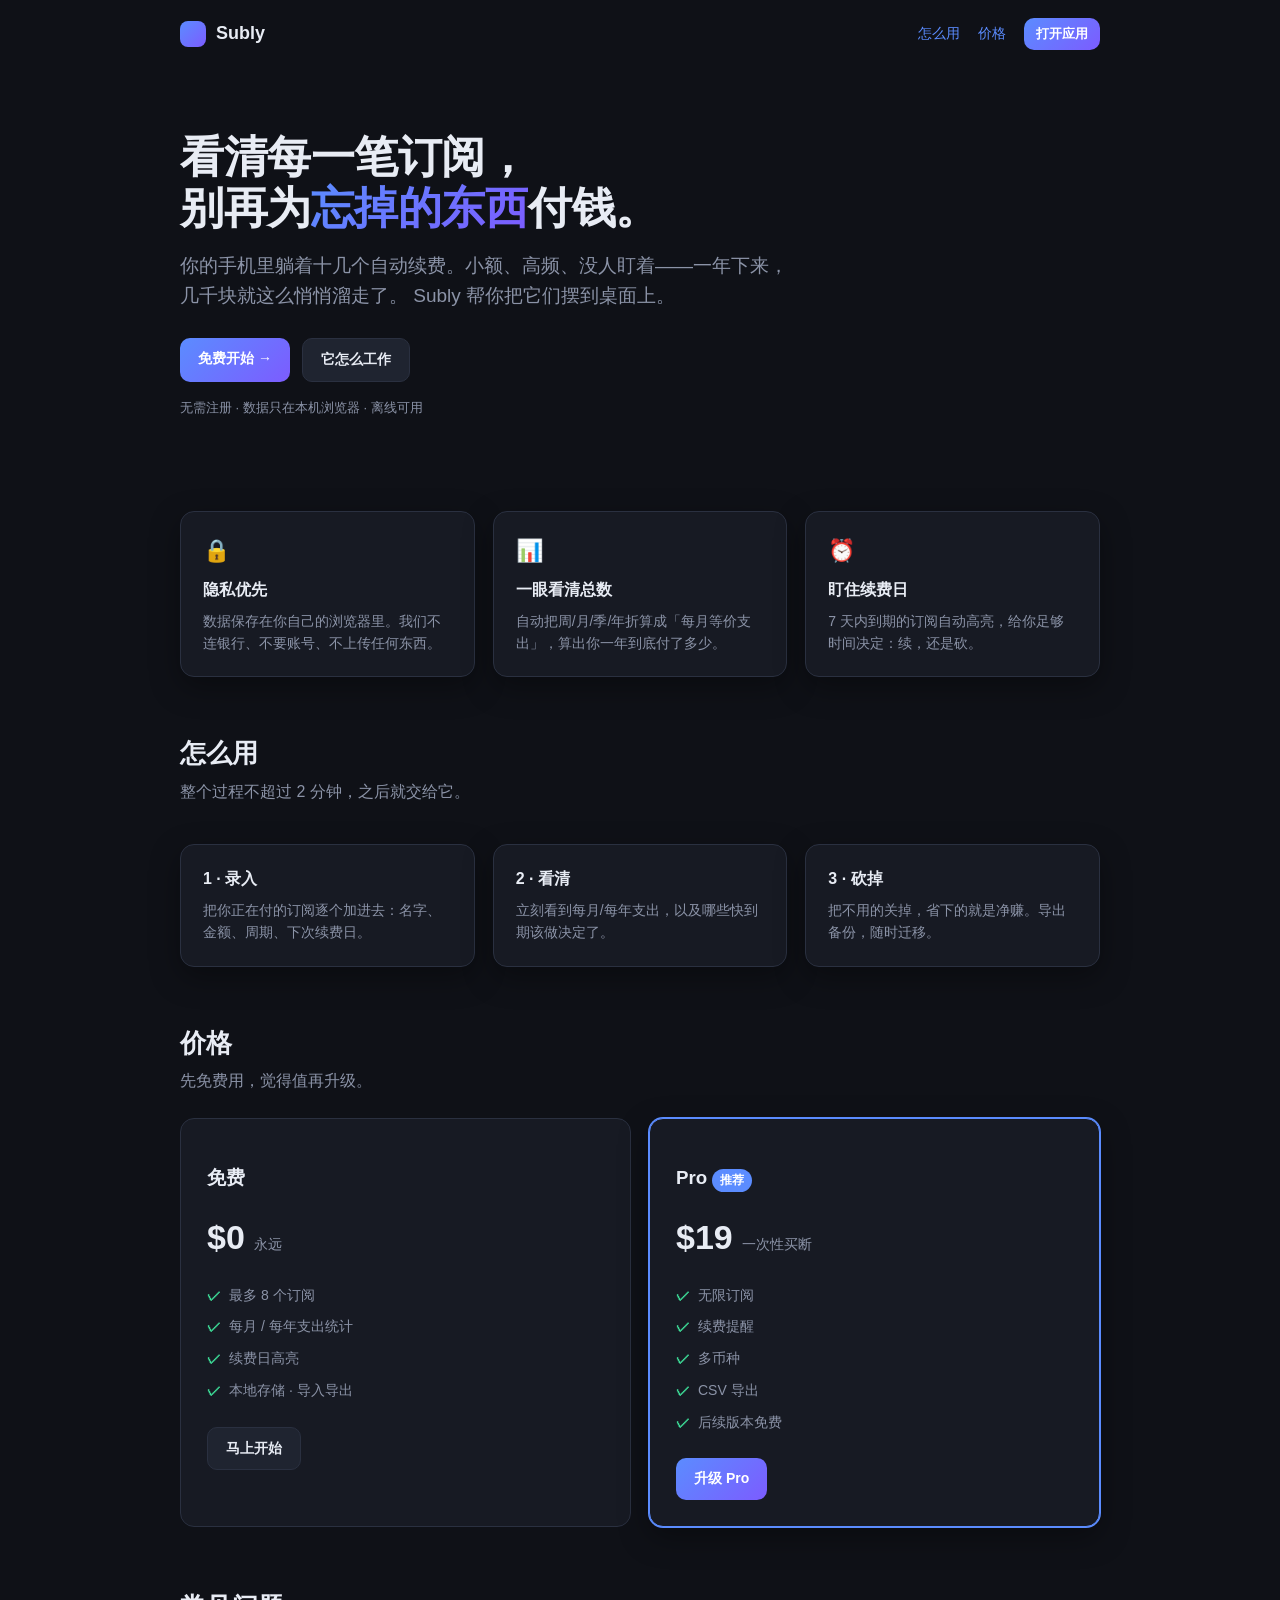
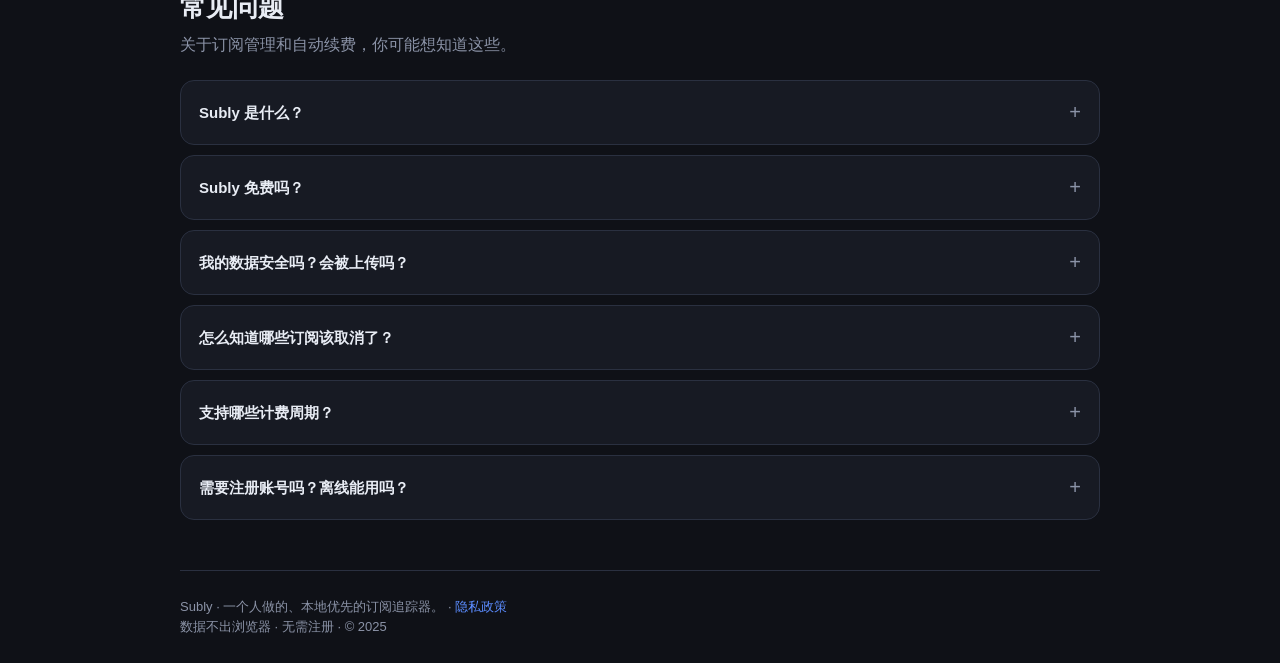
<file: index.html>
<!DOCTYPE html>
<html lang="zh-CN">
<head>
  <meta charset="UTF-8">
  <meta name="viewport" content="width=device-width, initial-scale=1.0">
  <title>Subly — 看清每一笔订阅，别再为忘掉的东西付钱</title>
  <meta name="description" content="本地优先的订阅支出追踪器。不注册、不联网、不碰隐私。2 分钟理清你每年为订阅花掉的钱。">
  <link rel="canonical" href="https://hengpuren-code.github.io/subly/">
  <meta name="theme-color" content="#0f1117">
  <meta name="msvalidate.01" content="D7C553D6FD280893FFC5B7CD85A214F5">
  <meta property="og:type" content="website">
  <meta property="og:site_name" content="Subly">
  <meta property="og:title" content="Subly — 看清每一笔订阅，别再为忘掉的东西付钱">
  <meta property="og:description" content="本地优先的订阅支出追踪器。不注册、不联网、不碰隐私。">
  <meta property="og:url" content="https://hengpuren-code.github.io/subly/">
  <meta property="og:image" content="https://hengpuren-code.github.io/subly/og.png">
  <meta name="twitter:card" content="summary_large_image">
  <meta name="twitter:title" content="Subly — 看清每一笔订阅">
  <meta name="twitter:description" content="本地优先的订阅支出追踪器。不注册、不联网、不碰隐私。">
  <meta name="twitter:image" content="https://hengpuren-code.github.io/subly/og.png">
  <link rel="icon" href="favicon.svg" type="image/svg+xml">
  <link rel="stylesheet" href="styles.css">
  <script type="application/ld+json">
  {
    "@context": "https://schema.org",
    "@type": "SoftwareApplication",
    "name": "Subly",
    "applicationCategory": "FinanceApplication",
    "operatingSystem": "Web",
    "description": "本地优先的订阅支出追踪器，数据只保存在浏览器本地。",
    "offers": { "@type": "Offer", "price": "0", "priceCurrency": "USD" }
  }
  </script>
  <script type="application/ld+json">
  {
    "@context": "https://schema.org",
    "@type": "FAQPage",
    "mainEntity": [
      {
        "@type": "Question",
        "name": "Subly 是什么？",
        "acceptedAnswer": { "@type": "Answer", "text": "一个本地优先的订阅支出追踪器。记录你在付的订阅，自动折算每月/每年花销，并高亮快到期、该做决定的项。" }
      },
      {
        "@type": "Question",
        "name": "Subly 免费吗？",
        "acceptedAnswer": { "@type": "Answer", "text": "免费版最多管理 8 个订阅，包含支出统计、续费日高亮与本地导入导出。" }
      },
      {
        "@type": "Question",
        "name": "我的数据安全吗？会被上传吗？",
        "acceptedAnswer": { "@type": "Answer", "text": "不会。所有数据只保存在浏览器本地，不需要注册、不连接服务器、不上传任何内容。" }
      },
      {
        "@type": "Question",
        "name": "怎么知道哪些订阅该取消了？",
        "acceptedAnswer": { "@type": "Answer", "text": "按每月等价支出排序，并高亮 7 天内到期的订阅，帮你决定续还是砍。" }
      },
      {
        "@type": "Question",
        "name": "支持哪些计费周期？",
        "acceptedAnswer": { "@type": "Answer", "text": "每周、每月、每季、每年，都会自动折算成每月等价支出方便对比。" }
      },
      {
        "@type": "Question",
        "name": "需要注册账号吗？离线能用吗？",
        "acceptedAnswer": { "@type": "Answer", "text": "不需要注册，打开即用；数据存在本机，断网也能正常使用。" }
      }
    ]
  }
  </script>
</head>
<body>
  <div class="wrap">
    <nav class="nav">
      <span class="brand"><span class="dot"></span>Subly</span>
      <div class="nav-links">
        <a href="#how">怎么用</a>
        <a href="#pricing">价格</a>
        <a class="btn btn-primary btn-sm" href="app.html">打开应用</a>
      </div>
    </nav>

    <section class="hero">
      <h1>看清每一笔订阅，<br>别再为<span class="grad">忘掉的东西</span>付钱。</h1>
      <p class="lead">
        你的手机里躺着十几个自动续费。小额、高频、没人盯着——一年下来，几千块就这么悄悄溜走了。
        Subly 帮你把它们摆到桌面上。
      </p>
      <div class="cta">
        <a class="btn btn-primary" href="app.html">免费开始 →</a>
        <a class="btn" href="#how">它怎么工作</a>
      </div>
      <p class="sub">无需注册 · 数据只在本机浏览器 · 离线可用</p>
    </section>

    <section class="grid">
      <div class="card">
        <span class="ico">🔒</span>
        <h3>隐私优先</h3>
        <p>数据保存在你自己的浏览器里。我们不连银行、不要账号、不上传任何东西。</p>
      </div>
      <div class="card">
        <span class="ico">📊</span>
        <h3>一眼看清总数</h3>
        <p>自动把周/月/季/年折算成「每月等价支出」，算出你一年到底付了多少。</p>
      </div>
      <div class="card">
        <span class="ico">⏰</span>
        <h3>盯住续费日</h3>
        <p>7 天内到期的订阅自动高亮，给你足够时间决定：续，还是砍。</p>
      </div>
    </section>

    <section id="how">
      <h2 class="section-title">怎么用</h2>
      <p class="section-sub">整个过程不超过 2 分钟，之后就交给它。</p>
      <div class="grid">
        <div class="card"><h3>1 · 录入</h3><p>把你正在付的订阅逐个加进去：名字、金额、周期、下次续费日。</p></div>
        <div class="card"><h3>2 · 看清</h3><p>立刻看到每月/每年支出，以及哪些快到期该做决定了。</p></div>
        <div class="card"><h3>3 · 砍掉</h3><p>把不用的关掉，省下的就是净赚。导出备份，随时迁移。</p></div>
      </div>
    </section>

    <section id="pricing">
      <h2 class="section-title">价格</h2>
      <p class="section-sub">先免费用，觉得值再升级。</p>
      <div class="pricing">
        <div class="price-card">
          <h3>免费</h3>
          <div class="amount">$0 <small>永远</small></div>
          <ul>
            <li>最多 8 个订阅</li>
            <li>每月 / 每年支出统计</li>
            <li>续费日高亮</li>
            <li>本地存储 · 导入导出</li>
          </ul>
          <a class="btn" href="app.html">马上开始</a>
        </div>
        <div class="price-card featured">
          <h3>Pro <span class="badge">推荐</span></h3>
          <div class="amount">$19 <small>一次性买断</small></div>
          <ul>
            <li>无限订阅</li>
            <li>续费提醒</li>
            <li>多币种</li>
            <li>CSV 导出</li>
            <li>后续版本免费</li>
          </ul>
          <a class="btn btn-primary" href="app.html">升级 Pro</a>
        </div>
      </div>
    </section>

    <section id="faq">
      <h2 class="section-title">常见问题</h2>
      <p class="section-sub">关于订阅管理和自动续费，你可能想知道这些。</p>
      <div class="faq">
        <details class="qa">
          <summary>Subly 是什么？</summary>
          <p>一个本地优先的订阅支出追踪器。把你在付的订阅（视频会员、云盘、软件、健身……）记下来，自动折算成每月/每年花销，并高亮快到期、该做决定的项。</p>
        </details>
        <details class="qa">
          <summary>Subly 免费吗？</summary>
          <p>免费版最多可管理 8 个订阅，包含每月/每年支出统计、续费日高亮与本地导入导出。需要管理更多订阅时，再升级 Pro。</p>
        </details>
        <details class="qa">
          <summary>我的数据安全吗？会被上传吗？</summary>
          <p>不会。所有数据只保存在你浏览器本地（localStorage），不需要注册、不连接服务器、不上传任何内容。你随时可以导出备份或清空。</p>
        </details>
        <details class="qa">
          <summary>怎么知道哪些订阅该取消了？</summary>
          <p>Subly 会按金额（每月等价支出）排序，让你一眼看出最贵的是哪几个；同时把 7 天内到期的订阅高亮出来，给你足够时间决定续还是砍。</p>
        </details>
        <details class="qa">
          <summary>支持哪些计费周期？</summary>
          <p>每周、每月、每季、每年都支持，Subly 会自动把它们折算成「每月等价支出」方便对比。比如每年 120 元会被算成每月 10 元。</p>
        </details>
        <details class="qa">
          <summary>需要注册账号吗？离线能用吗？</summary>
          <p>不需要注册，打开即用。因为数据存在本机，断网也能正常使用。</p>
        </details>
      </div>
    </section>

    <footer>
      Subly · 一个人做的、本地优先的订阅追踪器。 · <a href="privacy.html">隐私政策</a><br>
      数据不出浏览器 · 无需注册 · © 2025
    </footer>
  </div>
</body>
</html>
</file>
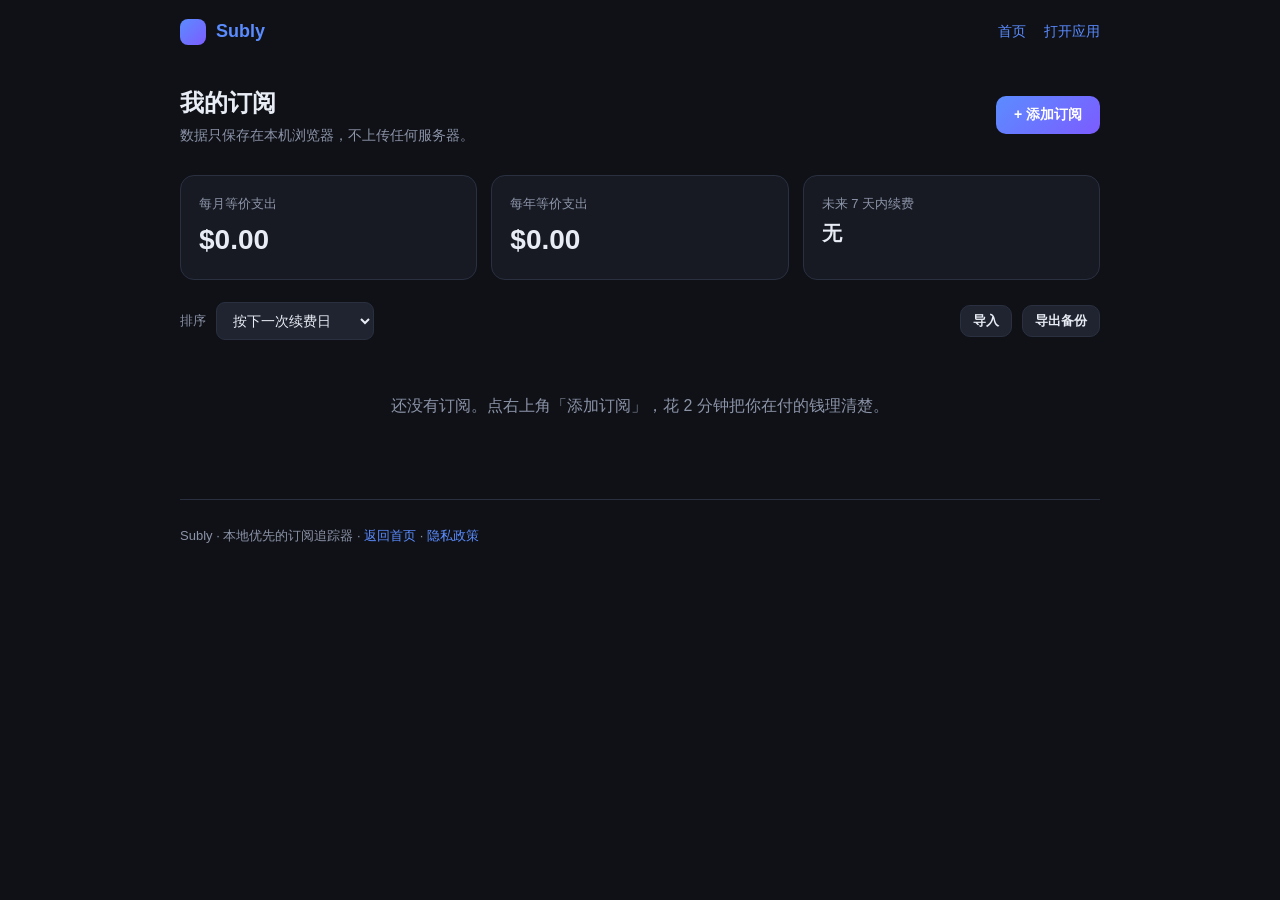
<file: app.html>
<!DOCTYPE html>
<html lang="zh-CN">
<head>
  <meta charset="UTF-8">
  <meta name="viewport" content="width=device-width, initial-scale=1.0">
  <title>Subly — 订阅支出追踪</title>
  <meta name="description" content="看清每一笔订阅，别再为忘掉的东西付钱。本地优先，数据不出浏览器。">
  <meta name="theme-color" content="#0f1117">
  <link rel="icon" href="favicon.svg" type="image/svg+xml">
  <link rel="stylesheet" href="styles.css">
</head>
<body>
  <div class="wrap">
    <nav class="nav">
      <a class="brand" href="index.html"><span class="dot"></span>Subly</a>
      <div class="nav-links">
        <a href="index.html">首页</a>
        <a href="app.html">打开应用</a>
      </div>
    </nav>

    <header class="app-header">
      <div>
        <h1 style="font-size:24px;margin:0">我的订阅</h1>
        <p style="color:var(--muted);margin:4px 0 0;font-size:14px">数据只保存在本机浏览器，不上传任何服务器。</p>
      </div>
      <button class="btn btn-primary" id="btn-add">+ 添加订阅</button>
    </header>

    <section class="stats">
      <div class="stat">
        <div class="label">每月等价支出</div>
        <div class="value" id="stat-monthly">$0.00</div>
      </div>
      <div class="stat">
        <div class="label">每年等价支出</div>
        <div class="value" id="stat-yearly">$0.00</div>
      </div>
      <div class="stat">
        <div class="label" id="stat-due-label">未来 7 天内续费</div>
        <div class="value small" id="stat-due">无</div>
      </div>
    </section>

    <section class="reminder" id="reminders" style="display:none">
      <div class="reminder-head">
        <h2>🔔 即将续费</h2>
        <div class="reminder-actions">
          <label>提前
            <select id="reminder-days">
              <option value="3">3</option>
              <option value="7" selected>7</option>
              <option value="14">14</option>
              <option value="30">30</option>
            </select>
            天提醒
          </label>
          <button class="btn btn-sm" id="btn-notify">开启浏览器通知</button>
        </div>
      </div>
      <ul id="reminder-list"></ul>
    </section>

    <div class="notice" id="notice" style="display:none"></div>

    <div class="toolbar">
      <div class="left">
        <label style="color:var(--muted);font-size:13px">排序</label>
        <select id="sort">
          <option value="due">按下一次续费日</option>
          <option value="amount">按金额（高→低）</option>
        </select>
      </div>
      <div class="left">
        <button class="btn btn-sm" id="btn-import">导入</button>
        <button class="btn btn-sm" id="btn-export">导出备份</button>
        <input type="file" id="file-import" accept="application/json" style="display:none">
      </div>
    </div>

    <table id="table">
      <thead>
        <tr>
          <th>名称</th>
          <th>价格</th>
          <th>月均</th>
          <th>下次续费</th>
          <th></th>
        </tr>
      </thead>
      <tbody id="rows"></tbody>
    </table>

    <div class="empty" id="empty">
      还没有订阅。点右上角「添加订阅」，花 2 分钟把你在付的钱理清楚。
    </div>

    <footer>
      Subly · 本地优先的订阅追踪器 · <a href="index.html">返回首页</a> · <a href="privacy.html">隐私政策</a>
    </footer>
  </div>

  <!-- 添加 / 编辑弹窗 -->
  <div class="modal-backdrop" id="backdrop">
    <div class="modal">
      <h2 id="modal-title">添加订阅</h2>
      <div class="field">
        <label for="f-name">名称</label>
        <input type="text" id="f-name" placeholder="例如 Netflix">
      </div>
      <div class="row2">
        <div class="field">
          <label for="f-amount">金额</label>
          <input type="number" id="f-amount" min="0" step="0.01" placeholder="15.00">
        </div>
        <div class="field">
          <label for="f-period">计费周期</label>
          <select id="f-period">
            <option value="week">每周</option>
            <option value="month" selected>每月</option>
            <option value="quarter">每季</option>
            <option value="year">每年</option>
          </select>
        </div>
      </div>
      <div class="row2">
        <div class="field">
          <label for="f-due">下次续费日</label>
          <input type="date" id="f-due">
        </div>
        <div class="field">
          <label for="f-category">分类</label>
          <select id="f-category">
            <option>影音</option>
            <option>软件</option>
            <option>云盘</option>
            <option>音乐</option>
            <option>健身</option>
            <option>新闻</option>
            <option selected>其他</option>
          </select>
        </div>
      </div>
      <div id="f-error" style="color:var(--bad);font-size:13px;min-height:18px"></div>
      <div class="modal-actions">
        <button class="btn btn-ghost" id="btn-cancel">取消</button>
        <button class="btn btn-primary" id="btn-save">保存</button>
      </div>
    </div>
  </div>

  <script type="module" src="app.js"></script>
</body>
</html>
</file>
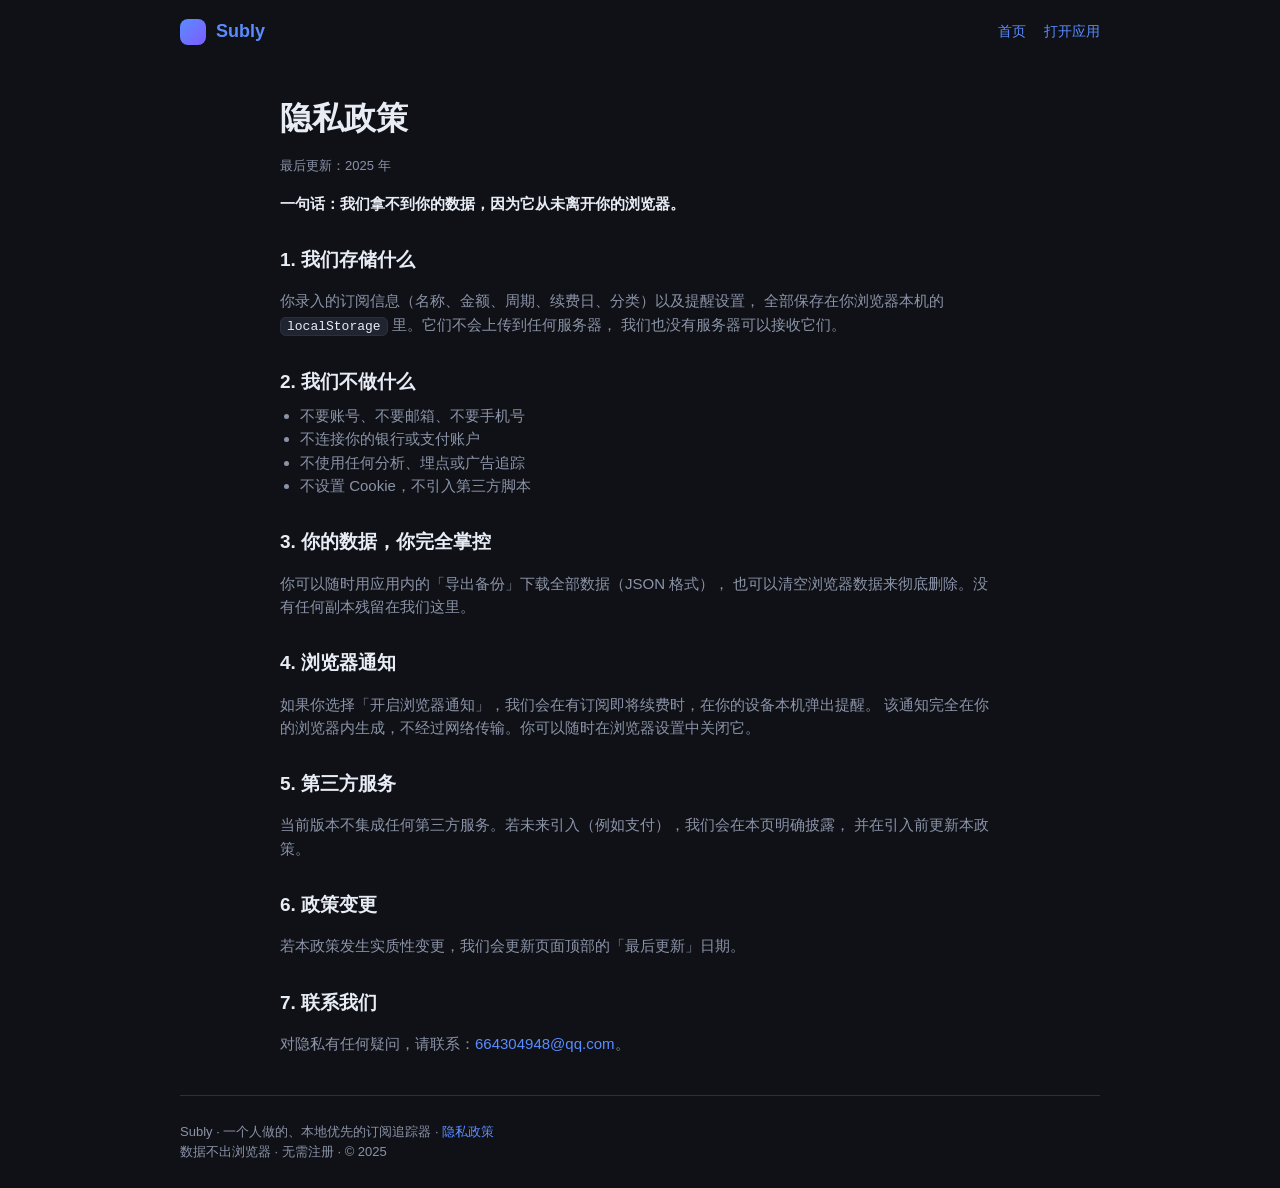
<file: privacy.html>
<!DOCTYPE html>
<html lang="zh-CN">
<head>
  <meta charset="UTF-8">
  <meta name="viewport" content="width=device-width, initial-scale=1.0">
  <title>隐私政策 — Subly</title>
  <meta name="description" content="Subly 的隐私政策：数据只保存在你的浏览器，不上传、不追踪、无 Cookie、无第三方脚本。">
  <link rel="icon" href="favicon.svg" type="image/svg+xml">
  <link rel="stylesheet" href="styles.css">
</head>
<body>
  <div class="wrap">
    <nav class="nav">
      <a class="brand" href="index.html"><span class="dot"></span>Subly</a>
      <div class="nav-links">
        <a href="index.html">首页</a>
        <a href="app.html">打开应用</a>
      </div>
    </nav>

    <article class="prose">
      <h1>隐私政策</h1>
      <p class="muted">最后更新：2025 年</p>

      <p><strong>一句话：我们拿不到你的数据，因为它从未离开你的浏览器。</strong></p>

      <h2>1. 我们存储什么</h2>
      <p>你录入的订阅信息（名称、金额、周期、续费日、分类）以及提醒设置，
         全部保存在你浏览器本机的 <code>localStorage</code> 里。它们不会上传到任何服务器，
         我们也没有服务器可以接收它们。</p>

      <h2>2. 我们不做什么</h2>
      <ul>
        <li>不要账号、不要邮箱、不要手机号</li>
        <li>不连接你的银行或支付账户</li>
        <li>不使用任何分析、埋点或广告追踪</li>
        <li>不设置 Cookie，不引入第三方脚本</li>
      </ul>

      <h2>3. 你的数据，你完全掌控</h2>
      <p>你可以随时用应用内的「导出备份」下载全部数据（JSON 格式），
         也可以清空浏览器数据来彻底删除。没有任何副本残留在我们这里。</p>

      <h2>4. 浏览器通知</h2>
      <p>如果你选择「开启浏览器通知」，我们会在有订阅即将续费时，在你的设备本机弹出提醒。
         该通知完全在你的浏览器内生成，不经过网络传输。你可以随时在浏览器设置中关闭它。</p>

      <h2>5. 第三方服务</h2>
      <p>当前版本不集成任何第三方服务。若未来引入（例如支付），我们会在本页明确披露，
         并在引入前更新本政策。</p>

      <h2>6. 政策变更</h2>
      <p>若本政策发生实质性变更，我们会更新页面顶部的「最后更新」日期。</p>

      <h2>7. 联系我们</h2>
      <p>对隐私有任何疑问，请联系：<a href="mailto:664304948@qq.com">664304948@qq.com</a>。</p>
    </article>

    <footer>
      Subly · 一个人做的、本地优先的订阅追踪器 · <a href="privacy.html">隐私政策</a><br>
      数据不出浏览器 · 无需注册 · © 2025
    </footer>
  </div>
</body>
</html>
</file>
<file: styles.css>
:root {
  --bg: #0f1117;
  --surface: #171a23;
  --surface-2: #1f2430;
  --border: #2a3040;
  --text: #e8ecf4;
  --muted: #8b93a7;
  --accent: #5b8cff;
  --accent-2: #7c5cff;
  --good: #3ddc97;
  --warn: #ffb454;
  --bad: #ff6b6b;
  --radius: 14px;
  --shadow: 0 10px 30px rgba(0, 0, 0, 0.35);
}

* { box-sizing: border-box; }

html, body {
  margin: 0;
  padding: 0;
  background: var(--bg);
  color: var(--text);
  font-family: -apple-system, "Segoe UI", "PingFang SC", "Microsoft YaHei", Roboto, Helvetica, Arial, sans-serif;
  line-height: 1.55;
  -webkit-font-smoothing: antialiased;
}

a { color: var(--accent); text-decoration: none; }
a:hover { text-decoration: underline; }

.wrap { max-width: 960px; margin: 0 auto; padding: 0 20px; }

/* ---------- Top nav ---------- */
.nav {
  display: flex; align-items: center; justify-content: space-between;
  padding: 18px 0;
}
.brand { display: flex; align-items: center; gap: 10px; font-weight: 700; font-size: 18px; }
.brand .dot {
  width: 26px; height: 26px; border-radius: 8px;
  background: linear-gradient(135deg, var(--accent), var(--accent-2));
  display: inline-block;
}
.nav-links { display: flex; gap: 18px; align-items: center; color: var(--muted); font-size: 14px; }

/* ---------- Buttons ---------- */
.btn {
  display: inline-block; border: 1px solid var(--border); background: var(--surface-2);
  color: var(--text); padding: 10px 18px; border-radius: 10px; cursor: pointer;
  font-size: 14px; font-weight: 600; transition: transform .06s ease, background .15s ease;
}
.btn:hover { background: #262c3a; }
.btn:active { transform: translateY(1px); }
.btn-primary {
  background: linear-gradient(135deg, var(--accent), var(--accent-2));
  border: none; color: #fff;
}
.btn-primary:hover { filter: brightness(1.08); background: linear-gradient(135deg, var(--accent), var(--accent-2)); }
.btn-ghost { background: transparent; }
.btn-sm { padding: 6px 12px; font-size: 13px; }
.btn-danger { color: var(--bad); border-color: #3a2630; }

/* ---------- Landing ---------- */
.hero { padding: 64px 0 40px; }
.hero h1 { font-size: 44px; line-height: 1.15; margin: 0 0 18px; letter-spacing: -0.5px; }
.hero h1 .grad {
  background: linear-gradient(135deg, var(--accent), var(--accent-2));
  -webkit-background-clip: text; background-clip: text; color: transparent;
}
.hero p.lead { font-size: 19px; color: var(--muted); max-width: 620px; margin: 0 0 28px; }
.hero .cta { display: flex; gap: 12px; flex-wrap: wrap; }
.hero .sub { margin-top: 16px; color: var(--muted); font-size: 13px; }

.grid { display: grid; grid-template-columns: repeat(3, 1fr); gap: 18px; margin: 40px 0; }
.card {
  background: var(--surface); border: 1px solid var(--border);
  border-radius: var(--radius); padding: 22px; box-shadow: var(--shadow);
}
.card h3 { margin: 0 0 8px; font-size: 16px; }
.card p { margin: 0; color: var(--muted); font-size: 14px; }
.card .ico { font-size: 22px; margin-bottom: 10px; display: block; }

.section-title { font-size: 26px; margin: 56px 0 6px; }
.section-sub { color: var(--muted); margin: 0 0 22px; }

.pricing { display: grid; grid-template-columns: repeat(2, 1fr); gap: 18px; margin: 24px 0 60px; }
.price-card { background: var(--surface); border: 1px solid var(--border); border-radius: var(--radius); padding: 26px; }
.price-card.featured { border-color: var(--accent); box-shadow: 0 0 0 1px var(--accent), var(--shadow); }
.price-card .amount { font-size: 34px; font-weight: 800; margin: 8px 0; }
.price-card .amount small { font-size: 14px; color: var(--muted); font-weight: 500; }
.price-card ul { list-style: none; padding: 0; margin: 16px 0 20px; color: var(--muted); font-size: 14px; }
.price-card li { padding: 5px 0; }
.price-card li::before { content: "✓"; color: var(--good); margin-right: 8px; font-weight: 700; }
.badge { display: inline-block; font-size: 12px; background: var(--accent); color: #fff; padding: 2px 8px; border-radius: 999px; }

footer { border-top: 1px solid var(--border); color: var(--muted); font-size: 13px; padding: 26px 0; margin-top: 40px; }

/* ---------- App ---------- */
.app-header { display: flex; justify-content: space-between; align-items: center; padding: 20px 0; }
.stats { display: grid; grid-template-columns: repeat(3, 1fr); gap: 14px; margin: 8px 0 22px; }
.stat { background: var(--surface); border: 1px solid var(--border); border-radius: var(--radius); padding: 18px; }
.stat .label { color: var(--muted); font-size: 13px; }
.stat .value { font-size: 28px; font-weight: 800; margin-top: 4px; }
.stat .value.small { font-size: 20px; }

.toolbar { display: flex; justify-content: space-between; align-items: center; gap: 12px; margin-bottom: 14px; flex-wrap: wrap; }
.toolbar .left { display: flex; gap: 10px; align-items: center; }
select, input[type="text"], input[type="number"], input[type="date"] {
  background: var(--surface-2); color: var(--text); border: 1px solid var(--border);
  border-radius: 9px; padding: 9px 12px; font-size: 14px; outline: none;
}
select:focus, input:focus { border-color: var(--accent); }

table { width: 100%; border-collapse: collapse; background: var(--surface); border-radius: var(--radius); overflow: hidden; }
th, td { text-align: left; padding: 13px 14px; border-bottom: 1px solid var(--border); font-size: 14px; }
th { color: var(--muted); font-weight: 600; font-size: 12px; text-transform: uppercase; letter-spacing: .4px; }
tbody tr:last-child td { border-bottom: none; }
tbody tr:hover { background: var(--surface-2); }
td .name { font-weight: 600; }
td .cat {
  font-size: 12px; color: var(--muted); background: var(--surface-2);
  padding: 2px 8px; border-radius: 999px; margin-left: 8px;
}
.due-soon { color: var(--warn); font-weight: 600; }
.empty { text-align: center; color: var(--muted); padding: 40px 0; }

/* ---------- Modal ---------- */
.modal-backdrop {
  position: fixed; inset: 0; background: rgba(0, 0, 0, .55);
  display: none; align-items: center; justify-content: center; padding: 20px; z-index: 50;
}
.modal-backdrop.open { display: flex; }
.modal { background: var(--surface); border: 1px solid var(--border); border-radius: var(--radius); width: 100%; max-width: 440px; padding: 24px; box-shadow: var(--shadow); }
.modal h2 { margin: 0 0 18px; font-size: 19px; }
.field { margin-bottom: 14px; }
.field label { display: block; font-size: 13px; color: var(--muted); margin-bottom: 6px; }
.field input, .field select { width: 100%; }
.row2 { display: grid; grid-template-columns: 1fr 1fr; gap: 12px; }
.modal-actions { display: flex; justify-content: flex-end; gap: 10px; margin-top: 18px; }

.notice {
  background: #1b2233; border: 1px solid var(--border); color: var(--muted);
  border-radius: 10px; padding: 10px 14px; font-size: 13px; margin-bottom: 14px;
}
.notice.warn { border-color: #4a3a20; color: var(--warn); }

/* ---------- 提醒面板 ---------- */
.reminder {
  background: linear-gradient(180deg, #241d17, var(--surface));
  border: 1px solid #4a3a20; border-radius: var(--radius);
  padding: 16px 18px; margin-bottom: 18px;
}
.reminder-head { display: flex; justify-content: space-between; align-items: center; gap: 12px; flex-wrap: wrap; }
.reminder-head h2 { font-size: 16px; margin: 0; }
.reminder-actions { display: flex; gap: 10px; align-items: center; font-size: 13px; color: var(--muted); }
.reminder-actions select { padding: 5px 8px; }
#reminder-list { list-style: none; margin: 12px 0 0; padding: 0; }
#reminder-list li { display: flex; justify-content: space-between; padding: 9px 0; border-top: 1px solid var(--border); font-size: 14px; }
#reminder-list li:first-child { border-top: none; }
#reminder-list li .when { color: var(--warn); font-weight: 600; }
#reminder-list li .amt { color: var(--muted); margin-left: 8px; }

@media (max-width: 720px) {
  .hero h1 { font-size: 32px; }
  .grid, .pricing, .stats { grid-template-columns: 1fr; }
  .hide-sm { display: none; }
}

@media (max-width: 560px) {
  th, td { padding: 10px 8px; font-size: 13px; }
  th { white-space: nowrap; }
  /* 手机上「月均」列冗余（顶部统计卡已给出总额），隐藏以给名称/日期让位 */
  th:nth-child(3), td:nth-child(3) { display: none; }
  td .cat { white-space: nowrap; }
}

/* ---------- 长文页（隐私政策） ---------- */
.prose { max-width: 720px; margin: 30px auto 0; }
.prose h1 { font-size: 32px; margin: 0 0 6px; }
.prose h2 { font-size: 19px; margin: 30px 0 8px; }
.prose p, .prose li { color: var(--muted); font-size: 15px; }
.prose strong { color: var(--text); }
.prose ul { padding-left: 20px; margin: 8px 0; }
.prose code {
  background: var(--surface-2); border: 1px solid var(--border);
  border-radius: 6px; padding: 1px 6px; font-size: 13px; color: var(--text);
}
.prose .muted { color: var(--muted); font-size: 13px; }
.placeholder { color: var(--warn); }

/* ---------- 居中页（404） ---------- */
.center-page { text-align: center; padding: 80px 0; }
.center-page .code {
  font-size: 72px; font-weight: 800; line-height: 1;
  background: linear-gradient(135deg, var(--accent), var(--accent-2));
  -webkit-background-clip: text; background-clip: text; color: transparent;
}
.center-page .cta { display: flex; gap: 12px; }

/* ---------- FAQ ---------- */
.faq { display: grid; gap: 10px; margin: 20px 0 50px; }
.qa {
  background: var(--surface); border: 1px solid var(--border);
  border-radius: var(--radius); padding: 0 18px;
}
.qa summary {
  cursor: pointer; padding: 16px 0; font-weight: 600; font-size: 15px;
  list-style: none; display: flex; justify-content: space-between; align-items: center; gap: 12px;
}
.qa summary::-webkit-details-marker { display: none; }
.qa summary::after { content: "+"; color: var(--muted); font-weight: 400; font-size: 20px; }
.qa[open] summary::after { content: "−"; }
.qa p { margin: 0 0 16px; color: var(--muted); font-size: 14px; }
</file>
